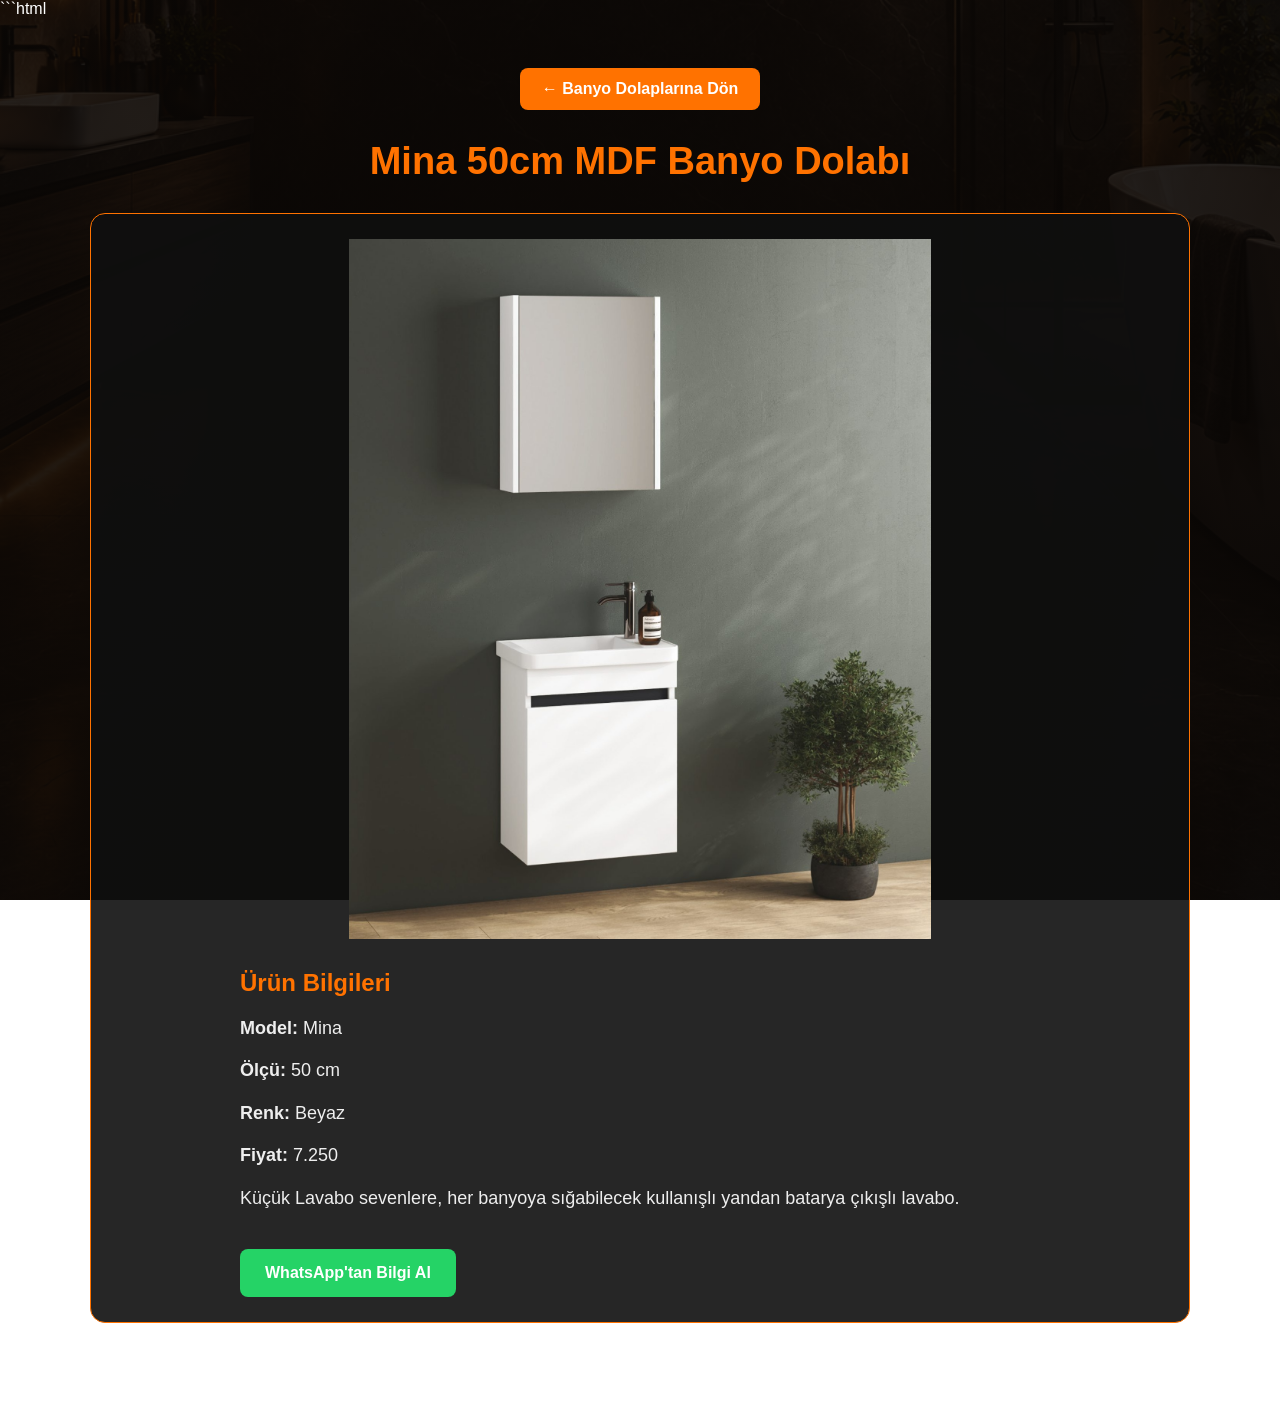
<file: banyo-dolabi-2.html>
```html
<!DOCTYPE html>
<html lang="tr">

<head>

    <meta charset="UTF-8">

    <meta name="viewport" content="width=device-width, initial-scale=1.0">

    <title>Bodrum 80 cm | İçin Yapı & Dekorasyon</title>

    <style>

        * {
            margin: 0;
            padding: 0;
            box-sizing: border-box;
        }

        body {

            min-height: 100vh;

            font-family: Arial, sans-serif;

            background:
                linear-gradient(
                    rgba(10, 7, 5, 0.88),
                    rgba(10, 7, 5, 0.92)
                ),
                url("./images/banyo-arkaplan.png");

            background-size: cover;

            background-position: center;

            background-attachment: fixed;

            color: white;

        }


        .sayfa {

            width: 90%;

            max-width: 1100px;

            margin: 0 auto;

            padding: 50px 0 80px;

            text-align: center;

        }


        .geri {

            display: inline-block;

            margin-bottom: 30px;

            padding: 12px 22px;

            background: #ff7200;

            color: white;

            text-decoration: none;

            border-radius: 8px;

            font-weight: bold;

        }


        .geri:hover {

            background: #e65f00;

        }


        h1 {

            font-size: 38px;

            color: #ff7200;

            margin-bottom: 30px;

        }


        .urun-kutu {

            background: rgba(15, 15, 15, 0.90);

            border: 1px solid #ff7200;

            border-radius: 15px;

            padding: 25px;

        }


        .urun-kutu img {

            width: 100%;

            max-width: 800px;

            max-height: 700px;

            object-fit: contain;

            border-radius: 10px;

            margin-bottom: 30px;

        }


        .bilgi {

            max-width: 800px;

            margin: 0 auto;

            text-align: left;

        }


        .bilgi h2 {

            color: #ff7200;

            margin-bottom: 15px;

        }


        .bilgi p {

            color: #eeeeee;

            font-size: 18px;

            line-height: 1.8;

            margin-bottom: 10px;

        }


        .whatsapp {

            display: inline-block;

            margin-top: 25px;

            padding: 15px 25px;

            background: #25D366;

            color: white;

            text-decoration: none;

            border-radius: 8px;

            font-weight: bold;

        }


        @media (max-width: 700px) {

            h1 {

                font-size: 28px;

            }

        }

    </style>

</head>


<body>


    <main class="sayfa">


        <a class="geri" href="banyo-dolaplari.html">

            ← Banyo Dolaplarına Dön

        </a>


        <h1>
            Mina 50cm MDF Banyo Dolabı
        </h1>


        <div class="urun-kutu">


            <img
                src="images/mina50.jpg"
                alt="Mina 50 cm MDF Banyo Dolabı Beyaz
"
            >


            <div class="bilgi">

                <h2>
                    Ürün Bilgileri
                </h2>

                <p>
                    <strong>Model:</strong>
                    Mina
                </p>

                <p>
                    <strong>Ölçü:</strong>
                    50 cm
                </p>

                <p>
                    <strong>Renk:</strong>
                    Beyaz
                </p>

                <p>
                    <strong>Fiyat:</strong>
                    7.250
                </p>

                <p>
                    Küçük Lavabo sevenlere, her banyoya sığabilecek kullanışlı
                    yandan batarya çıkışlı lavabo.
                </p>


                <a
                    class="whatsapp"
                    href="https://wa.me/"
                    target="_blank"
                >
                    WhatsApp'tan Bilgi Al
                </a>

            </div>


        </div>


    </main>


</body>

</html>
```
</file>
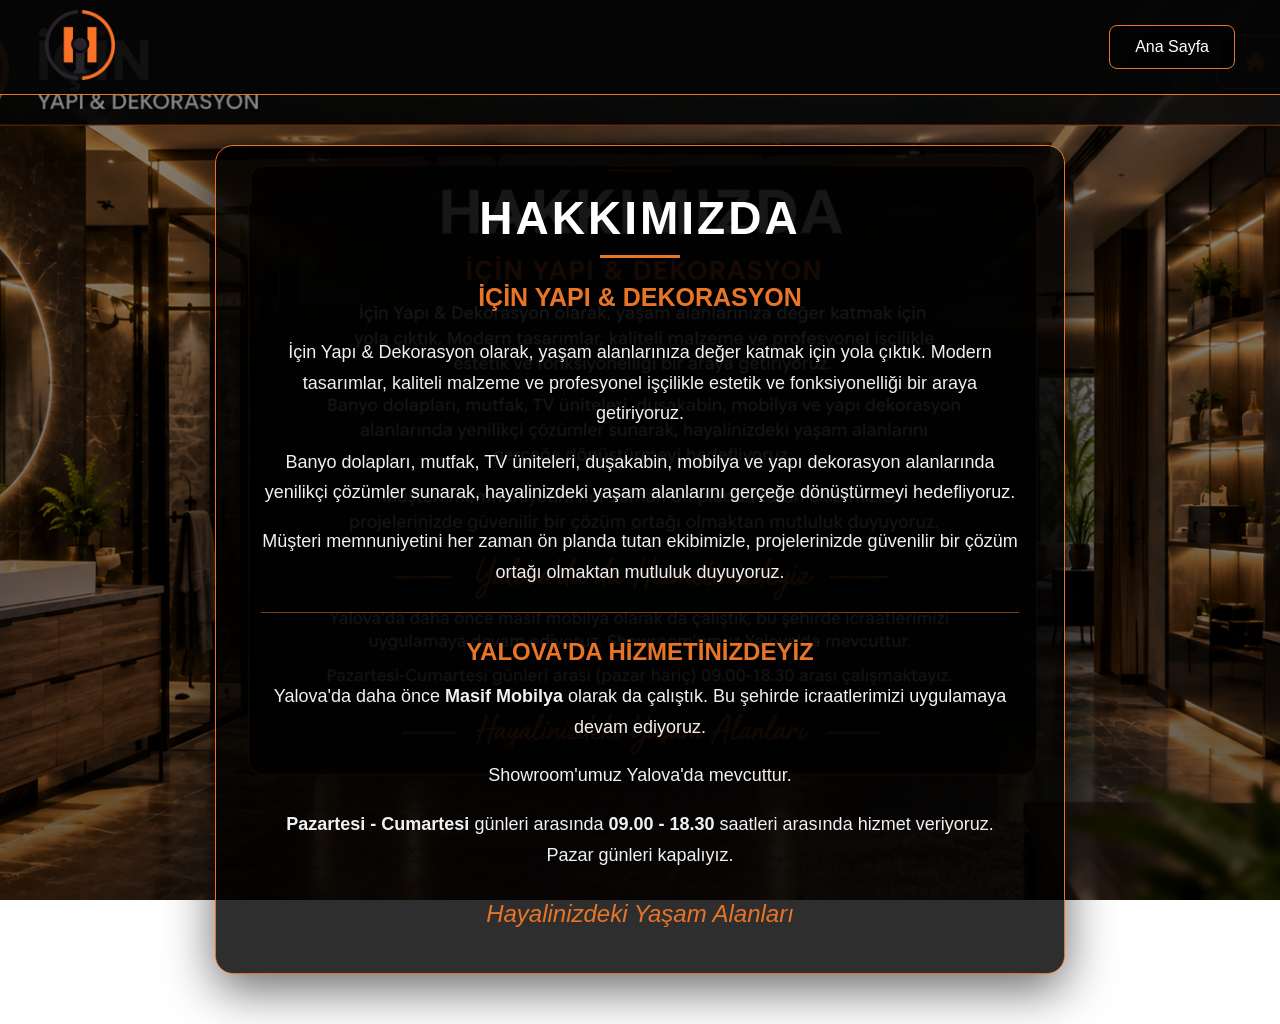
<file: hakkimizda.html>
<!DOCTYPE html>
<html lang="tr">

<head>

    <meta charset="UTF-8">

    <meta name="viewport" content="width=device-width, initial-scale=1.0">

    <title>Hakkımızda | İçin Yapı & Dekorasyon</title>


    <style>

        * {
            margin: 0;
            padding: 0;
            box-sizing: border-box;
        }


        html,
        body {
            width: 100%;
            min-height: 100%;
        }


        body {

            font-family: Arial, sans-serif;

            color: white;

            background-image:
                linear-gradient(
                    rgba(0, 0, 0, 0.45),
                    rgba(0, 0, 0, 0.60)
                ),
                url("images/hakkimizda.png");

            background-size: cover;

            background-position: center;

            background-repeat: no-repeat;

            background-attachment: fixed;

            min-height: 100vh;

        }


        /* ÜST BAR */

        .header {

            width: 100%;

            height: 95px;

            padding: 10px 45px;

            display: flex;

            align-items: center;

            justify-content: space-between;

            background: rgba(5, 5, 5, 0.90);

            border-bottom: 1px solid #e87527;

        }


        /* LOGO */

        .logo {

            height: 70px;

            width: auto;

            object-fit: contain;

        }


        /* ANA SAYFA BUTONU */

        .home {

            padding: 12px 25px;

            color: white;

            text-decoration: none;

            border: 1px solid #e87527;

            border-radius: 8px;

            background: rgba(0, 0, 0, 0.5);

            transition: 0.3s;

        }


        .home:hover {

            background: #e87527;

        }


        /* ORTA ALAN */

        .container {

            min-height: calc(100vh - 95px);

            display: flex;

            align-items: center;

            justify-content: center;

            padding: 50px 20px;

        }


        /* YAZI KUTUSU */

        .content {

            width: 90%;

            max-width: 850px;

            padding: 45px;

            text-align: center;

            background: rgba(0, 0, 0, 0.82);

            border: 1px solid #e87527;

            border-radius: 18px;

            box-shadow:
                0 15px 50px rgba(0, 0, 0, 0.60);

        }


        .content h1 {

            font-size: 46px;

            letter-spacing: 3px;

            margin-bottom: 10px;

        }


        .line {

            width: 80px;

            height: 3px;

            background: #e87527;

            margin: 0 auto 25px auto;

        }


        .content h2 {

            color: #e87527;

            font-size: 25px;

            margin-bottom: 25px;

        }


        .content p {

            font-size: 18px;

            line-height: 1.7;

            color: #f1f1f1;

            margin-bottom: 18px;

        }


        .location {

            margin-top: 25px;

            padding-top: 25px;

            border-top: 1px solid rgba(232, 117, 39, 0.5);

        }


        .location h3 {

            color: #e87527;

            font-size: 24px;

            margin-bottom: 15px;

        }


        .closing {

            margin-top: 30px;

            color: #e87527;

            font-size: 24px;

            font-style: italic;

        }


        /* TELEFON */

        @media (max-width: 600px) {

            .header {

                height: 75px;

                padding: 8px 15px;

            }


            .logo {

                height: 52px;

            }


            .home {

                padding: 8px 14px;

                font-size: 13px;

            }


            .container {

                padding: 30px 12px;

            }


            .content {

                width: 96%;

                padding: 25px 18px;

            }


            .content h1 {

                font-size: 32px;

            }


            .content h2 {

                font-size: 20px;

            }


            .content p {

                font-size: 16px;

                line-height: 1.6;

            }


            .location h3 {

                font-size: 20px;

            }


            .closing {

                font-size: 20px;

            }

        }

    </style>

</head>


<body>


    <!-- ÜST BAR -->

    <header class="header">

        <a href="index.html">

            <img
                src="images/inin.png"
                alt="İçin Yapı & Dekorasyon"
                class="logo"
            >

        </a>


        <a href="index.html" class="home">

            Ana Sayfa

        </a>

    </header>



    <!-- ORTA İÇERİK -->

    <main class="container">

        <section class="content">


            <h1>HAKKIMIZDA</h1>

            <div class="line"></div>


            <h2>İÇİN YAPI & DEKORASYON</h2>


            <p>
                İçin Yapı & Dekorasyon olarak, yaşam alanlarınıza
                değer katmak için yola çıktık. Modern tasarımlar,
                kaliteli malzeme ve profesyonel işçilikle estetik
                ve fonksiyonelliği bir araya getiriyoruz.
            </p>


            <p>
                Banyo dolapları, mutfak, TV üniteleri, duşakabin,
                mobilya ve yapı dekorasyon alanlarında yenilikçi
                çözümler sunarak, hayalinizdeki yaşam alanlarını
                gerçeğe dönüştürmeyi hedefliyoruz.
            </p>


            <p>
                Müşteri memnuniyetini her zaman ön planda tutan
                ekibimizle, projelerinizde güvenilir bir çözüm
                ortağı olmaktan mutluluk duyuyoruz.
            </p>


            <div class="location">

                <h3>YALOVA'DA HİZMETİNİZDEYİZ</h3>


                <p>
                    Yalova'da daha önce <strong>Masif Mobilya</strong>
                    olarak da çalıştık. Bu şehirde icraatlerimizi
                    uygulamaya devam ediyoruz.
                </p>


                <p>
                    Showroom'umuz Yalova'da mevcuttur.
                </p>


                <p>
                    <strong>
                        Pazartesi - Cumartesi
                    </strong>
                    günleri arasında
                    <strong>
                        09.00 - 18.30
                    </strong>
                    saatleri arasında hizmet veriyoruz.
                    Pazar günleri kapalıyız.
                </p>

            </div>


            <div class="closing">

                Hayalinizdeki Yaşam Alanları

            </div>


        </section>

    </main>


</body>

</html>
</file>
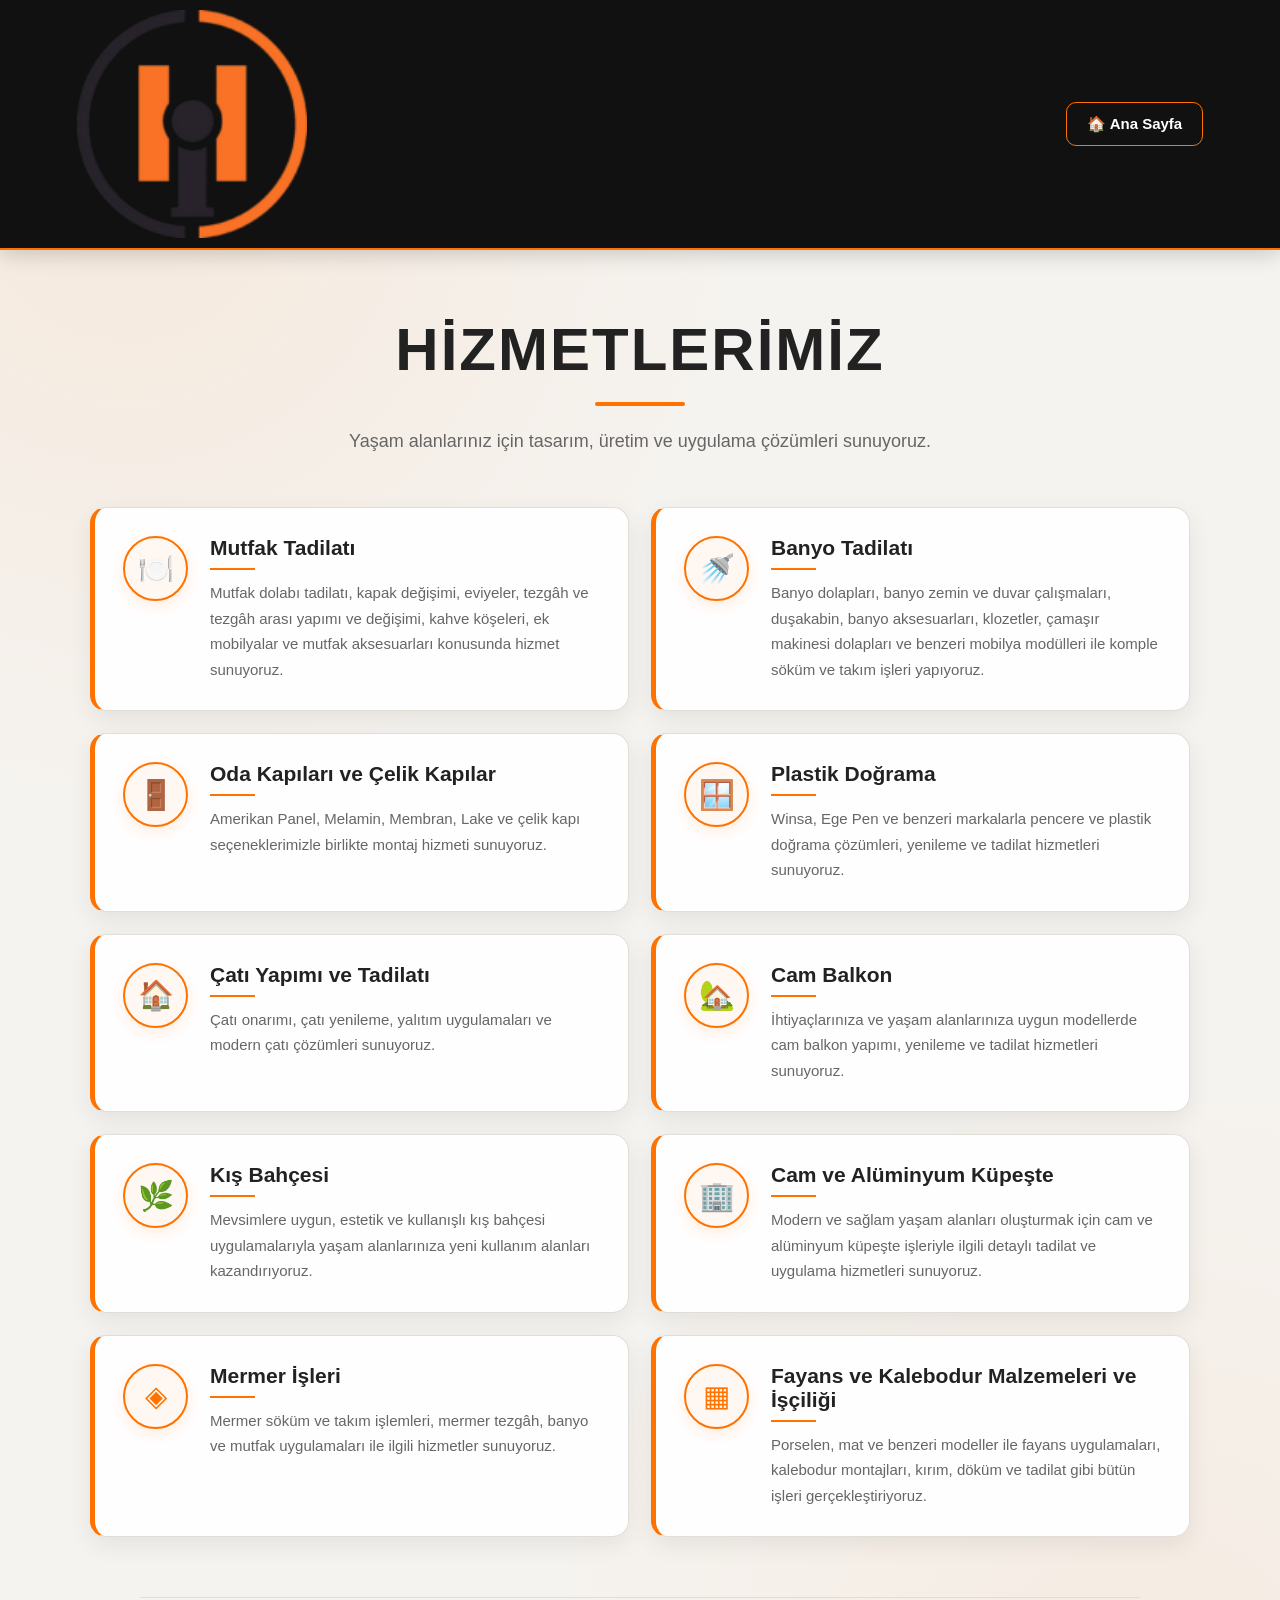
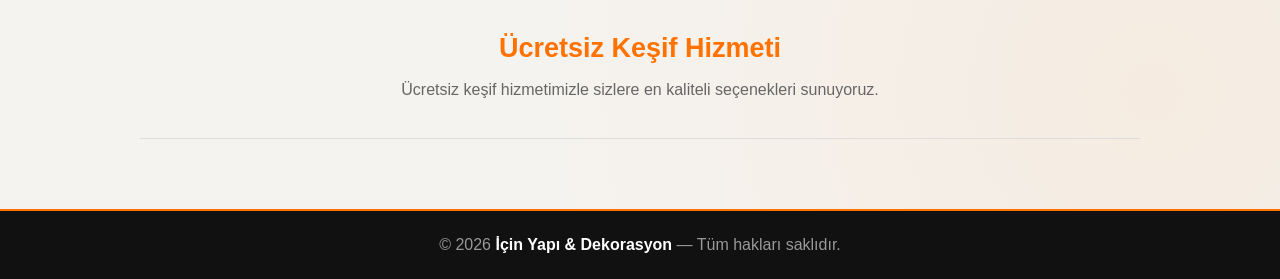
<file: hizmetlerimiz.html>
<!DOCTYPE html>
<html lang="tr">
<head>
    <meta charset="UTF-8">
    <meta name="viewport" content="width=device-width, initial-scale=1.0">

    <title>Hizmetlerimiz | İçin Yapı & Dekorasyon</title>

    <style>

        /* ================================
           GENEL AYARLAR
        ================================= */

        * {
            margin: 0;
            padding: 0;
            box-sizing: border-box;
        }

        html {
            scroll-behavior: smooth;
        }

        body {
            font-family: Arial, Helvetica, sans-serif;
            background:
                radial-gradient(
                    circle at 10% 10%,
                    rgba(255, 115, 0, 0.08),
                    transparent 30%
                ),
                radial-gradient(
                    circle at 90% 90%,
                    rgba(255, 115, 0, 0.06),
                    transparent 30%
                ),
                #f5f3ef;

            color: #222;
            min-height: 100vh;
        }


        /* ================================
           ÜST MENÜ
        ================================= */

        .ust-menu {
            width: 100%;
            min-height: 90px;

            display: flex;
            align-items: center;
            justify-content: space-between;

            padding: 10px 6%;

            background: #111;

            border-bottom: 2px solid #ff7200;

            box-shadow: 0 4px 20px rgba(0,0,0,0.18);

            position: sticky;
            top: 0;

            z-index: 1000;
        }


        /* LOGO */

        .logo {
            display: flex;
            align-items: center;
        }

        .logo img {
            width: 230px;
            max-width: 100%;
            height: auto;
            display: block;
        }


        /* ANA SAYFA */

        .ana-sayfa {
            display: inline-flex;
            align-items: center;
            gap: 8px;

            padding: 12px 20px;

            border: 1px solid #ff7200;
            border-radius: 10px;

            color: white;

            text-decoration: none;

            font-size: 15px;
            font-weight: bold;

            transition: 0.3s;
        }

        .ana-sayfa:hover {
            background: #ff7200;
            color: white;
            transform: translateY(-2px);
        }


        /* ================================
           BAŞLIK
        ================================= */

        .baslik {
            text-align: center;

            max-width: 900px;

            margin: auto;

            padding: 65px 20px 35px;
        }

        .baslik h1 {
            font-size: clamp(38px, 5vw, 60px);

            font-weight: 800;

            letter-spacing: 2px;

            color: #222;

            margin-bottom: 18px;
        }

        .cizgi {
            width: 90px;
            height: 4px;

            background: #ff7200;

            border-radius: 10px;

            margin: 0 auto 20px;
        }

        .baslik p {
            font-size: 18px;

            color: #666;

            line-height: 1.7;
        }


        /* ================================
           HİZMETLER ALANI
        ================================= */

        .hizmetler {
            width: 90%;
            max-width: 1100px;

            margin: 15px auto 60px;

            display: grid;

            grid-template-columns: repeat(2, 1fr);

            gap: 22px;
        }


        /* ================================
           HİZMET KARTI
        ================================= */

        .hizmet {
            position: relative;

            background: rgba(255,255,255,0.96);

            border: 1px solid #e1ddd7;

            border-left: 5px solid #ff7200;

            border-radius: 16px;

            padding: 28px;

            display: flex;

            align-items: flex-start;

            gap: 22px;

            box-shadow:
                0 8px 25px rgba(0,0,0,0.07);

            transition: all 0.3s ease;
        }


        .hizmet:hover {
            transform: translateY(-6px);

            border-color: #ff7200;

            box-shadow:
                0 15px 35px rgba(0,0,0,0.13);
        }


        /* ================================
           HİZMET İKONU
        ================================= */

        .ikon {
            width: 65px;
            min-width: 65px;
            height: 65px;

            display: flex;

            align-items: center;
            justify-content: center;

            border-radius: 50%;

            border: 2px solid #ff7200;

            background: #fff8f2;

            color: #ff7200;

            font-size: 29px;

            box-shadow:
                0 5px 15px rgba(255,114,0,0.12);
        }


        /* ================================
           HİZMET YAZILARI
        ================================= */

        .hizmet h2 {
            font-size: 21px;

            color: #222;

            margin-bottom: 10px;
        }

        .hizmet h2::after {
            content: "";

            display: block;

            width: 45px;
            height: 2px;

            background: #ff7200;

            margin-top: 8px;
        }

        .hizmet p {
            color: #666;

            font-size: 15px;

            line-height: 1.7;
        }


        /* ================================
           ALT SLOGAN
        ================================= */

        .slogan {
            width: 90%;
            max-width: 1000px;

            margin: 10px auto 70px;

            text-align: center;

            padding: 35px 20px;

            border-top: 1px solid #ddd;

            border-bottom: 1px solid #ddd;
        }

        .slogan h3 {
            color: #ff7200;

            font-size: 27px;

            margin-bottom: 12px;
        }

        .slogan p {
            color: #666;

            font-size: 16px;

            line-height: 1.7;
        }


        /* ================================
           FOOTER
        ================================= */

        footer {
            background: #111;

            color: #999;

            text-align: center;

            padding: 25px 20px;

            border-top: 2px solid #ff7200;
        }

        footer strong {
            color: white;
        }


        /* ================================
           TABLET
        ================================= */

        @media (max-width: 850px) {

            .hizmetler {
                grid-template-columns: 1fr;
            }

            .logo img {
                width: 190px;
            }

            .ust-menu {
                padding-left: 4%;
                padding-right: 4%;
            }
        }


        /* ================================
           TELEFON
        ================================= */

        @media (max-width: 600px) {

            .ust-menu {
                min-height: 75px;

                padding: 10px 15px;
            }

            .logo img {
                width: 160px;
            }

            .ana-sayfa {
                padding: 9px 12px;

                font-size: 13px;
            }

            .baslik {
                padding: 45px 20px 30px;
            }

            .baslik h1 {
                font-size: 34px;

                letter-spacing: 1px;
            }

            .baslik p {
                font-size: 15px;
            }

            .hizmetler {
                width: 94%;

                gap: 16px;
            }

            .hizmet {
                padding: 22px 18px;

                gap: 15px;
            }

            .ikon {
                width: 55px;
                min-width: 55px;
                height: 55px;

                font-size: 24px;
            }

            .hizmet h2 {
                font-size: 18px;
            }

            .hizmet p {
                font-size: 14px;
            }
        }


        /* ================================
           ÇOK KÜÇÜK TELEFON
        ================================= */

        @media (max-width: 420px) {

            .ust-menu {
                flex-direction: column;

                gap: 12px;

                padding: 15px;
            }

            .logo img {
                width: 190px;
            }

            .ana-sayfa {
                width: 100%;

                justify-content: center;
            }

            .hizmet {
                flex-direction: column;

                align-items: flex-start;
            }
        }

    </style>
</head>


<body>


    <!-- =========================================
         ÜST MENÜ
    ========================================== -->

    <header class="ust-menu">

        <div class="logo">

            <img
                src="images/inin.png"
                alt="İçin Yapı & Dekorasyon"
            >

        </div>


        <a
            href="index.html"
            class="ana-sayfa"
        >

            🏠 Ana Sayfa

        </a>

    </header>



    <!-- =========================================
         BAŞLIK
    ========================================== -->

    <section class="baslik">

        <h1>HİZMETLERİMİZ</h1>

        <div class="cizgi"></div>

        <p>
            Yaşam alanlarınız için tasarım, üretim
            ve uygulama çözümleri sunuyoruz.
        </p>

    </section>



    <!-- =========================================
         HİZMETLER
    ========================================== -->

    <main class="hizmetler">


        <!-- MUTFAK -->

        <article class="hizmet">

            <div class="ikon">
                🍽️
            </div>

            <div>

                <h2>
                    Mutfak Tadilatı
                </h2>

                <p>
                    Mutfak dolabı tadilatı, kapak değişimi,
                    eviyeler, tezgâh ve tezgâh arası yapımı
                    ve değişimi, kahve köşeleri, ek mobilyalar
                    ve mutfak aksesuarları konusunda hizmet
                    sunuyoruz.
                </p>

            </div>

        </article>



        <!-- BANYO -->

        <article class="hizmet">

            <div class="ikon">
                🚿
            </div>

            <div>

                <h2>
                    Banyo Tadilatı
                </h2>

                <p>
                    Banyo dolapları, banyo zemin ve duvar
                    çalışmaları, duşakabin, banyo aksesuarları,
                    klozetler, çamaşır makinesi dolapları ve
                    benzeri mobilya modülleri ile komple
                    söküm ve takım işleri yapıyoruz.
                </p>

            </div>

        </article>



        <!-- KAPILAR -->

        <article class="hizmet">

            <div class="ikon">
                🚪
            </div>

            <div>

                <h2>
                    Oda Kapıları ve Çelik Kapılar
                </h2>

                <p>
                    Amerikan Panel, Melamin, Membran,
                    Lake ve çelik kapı seçeneklerimizle
                    birlikte montaj hizmeti sunuyoruz.
                </p>

            </div>

        </article>



        <!-- PLASTİK DOĞRAMA -->

        <article class="hizmet">

            <div class="ikon">
                🪟
            </div>

            <div>

                <h2>
                    Plastik Doğrama
                </h2>

                <p>
                    Winsa, Ege Pen ve benzeri markalarla
                    pencere ve plastik doğrama çözümleri,
                    yenileme ve tadilat hizmetleri sunuyoruz.
                </p>

            </div>

        </article>



        <!-- ÇATI -->

        <article class="hizmet">

            <div class="ikon">
                🏠
            </div>

            <div>

                <h2>
                    Çatı Yapımı ve Tadilatı
                </h2>

                <p>
                    Çatı onarımı, çatı yenileme, yalıtım
                    uygulamaları ve modern çatı çözümleri
                    sunuyoruz.
                </p>

            </div>

        </article>



        <!-- CAM BALKON -->

        <article class="hizmet">

            <div class="ikon">
                🏡
            </div>

            <div>

                <h2>
                    Cam Balkon
                </h2>

                <p>
                    İhtiyaçlarınıza ve yaşam alanlarınıza
                    uygun modellerde cam balkon yapımı,
                    yenileme ve tadilat hizmetleri sunuyoruz.
                </p>

            </div>

        </article>



        <!-- KIŞ BAHÇESİ -->

        <article class="hizmet">

            <div class="ikon">
                🌿
            </div>

            <div>

                <h2>
                    Kış Bahçesi
                </h2>

                <p>
                    Mevsimlere uygun, estetik ve kullanışlı
                    kış bahçesi uygulamalarıyla yaşam
                    alanlarınıza yeni kullanım alanları
                    kazandırıyoruz.
                </p>

            </div>

        </article>



        <!-- KÜPEŞTE -->

        <article class="hizmet">

            <div class="ikon">
                🏢
            </div>

            <div>

                <h2>
                    Cam ve Alüminyum Küpeşte
                </h2>

                <p>
                    Modern ve sağlam yaşam alanları oluşturmak
                    için cam ve alüminyum küpeşte işleriyle
                    ilgili detaylı tadilat ve uygulama
                    hizmetleri sunuyoruz.
                </p>

            </div>

        </article>



        <!-- MERMER -->

        <article class="hizmet">

            <div class="ikon">
                ◈
            </div>

            <div>

                <h2>
                    Mermer İşleri
                </h2>

                <p>
                    Mermer söküm ve takım işlemleri,
                    mermer tezgâh, banyo ve mutfak
                    uygulamaları ile ilgili hizmetler
                    sunuyoruz.
                </p>

            </div>

        </article>



        <!-- FAYANS -->

        <article class="hizmet">

            <div class="ikon">
                ▦
            </div>

            <div>

                <h2>
                    Fayans ve Kalebodur Malzemeleri ve İşçiliği
                </h2>

                <p>
                    Porselen, mat ve benzeri modeller ile
                    fayans uygulamaları, kalebodur montajları,
                    kırım, döküm ve tadilat gibi bütün işleri
                    gerçekleştiriyoruz.
                </p>

            </div>

        </article>


    </main>



    <!-- =========================================
         ALT SLOGAN
    ========================================== -->

    <section class="slogan">

        <h3>
            Ücretsiz Keşif Hizmeti
        </h3>

        <p>
            Ücretsiz keşif hizmetimizle sizlere
            en kaliteli seçenekleri sunuyoruz.
        </p>

    </section>



    <!-- =========================================
         FOOTER
    ========================================== -->

    <footer>

        <p>
            © 2026
            <strong>İçin Yapı & Dekorasyon</strong>
            — Tüm hakları saklıdır.
        </p>

    </footer>


</body>
</html>
</file>
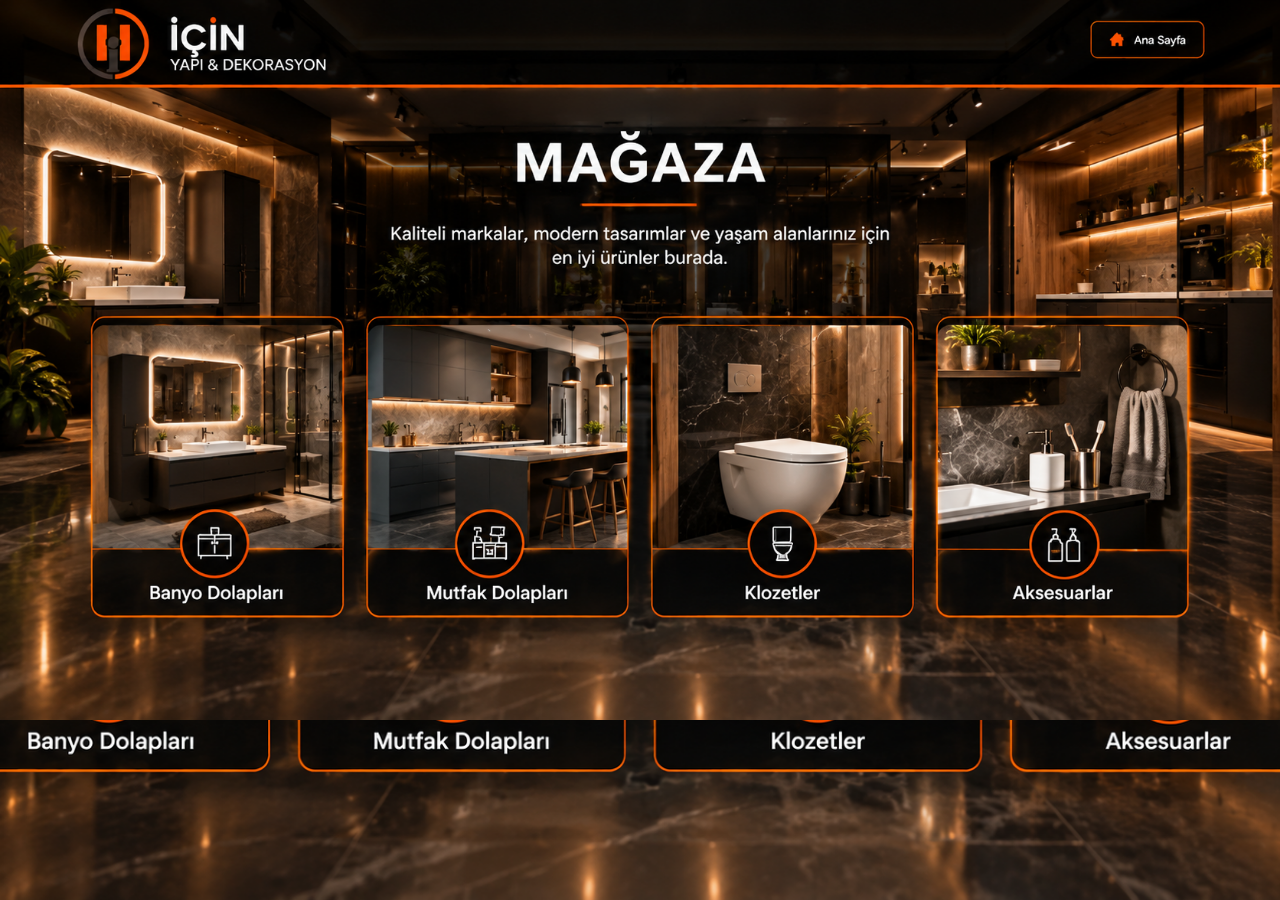
<file: magaza.html>
<!DOCTYPE html>
<html lang="tr">

<head>

    <meta charset="UTF-8">

    <meta name="viewport" content="width=device-width, initial-scale=1.0">

    <title>Mağaza | İçin Yapı & Dekorasyon</title>

    <style>

        * {
            margin: 0;
            padding: 0;
            box-sizing: border-box;
        }

        html,
        body {
            width: 100%;
            min-height: 100%;
            margin: 0;
            padding: 0;
        }

        body {

            background-color: #120b06;

            background-image: url("./images/magaza.png");

            background-size: cover;

            background-position: center top;

            background-attachment: fixed;

            background-repeat: no-repeat;

        }


        /* MAĞAZA GÖRSELİ */

        .magaza {

            position: relative;

            width: 100%;

        }

        .magaza img {

            width: 100%;

            height: auto;

            display: block;

        }


        /* TIKLANABİLİR BUTONLAR */

        .magaza-buton {

            position: absolute;

            display: block;

            cursor: pointer;

            text-decoration: none;

            border: 2px solid transparent;

            border-radius: 20px;

            transition: 0.3s;

        }


        /* ÜZERİNE GELİNCE TURUNCU ÇERÇEVE */

        .magaza-buton:hover {

            border: 2px solid #ff7200;

            background: rgba(255, 114, 0, 0.10);

            box-shadow: 0 0 25px rgba(255, 114, 0, 0.45);

        }


        /* 
        BANYO DOLAPLARI
        */

        .banyo {

            left: 7%;

            top: 44%;

            width: 20%;

            height: 40%;

        }


        /*
        MUTFAK DOLAPLARI
        */

        .mutfak {

            left: 29%;

            top: 44%;

            width: 21%;

            height: 40%;

        }


        /*
        KLOZETLER
        */

        .klozet {

            left: 52%;

            top: 44%;

            width: 21%;

            height: 40%;

        }


        /*
        AKSESUARLAR
        */

        .aksesuar {

            left: 74%;

            top: 44%;

            width: 20%;

            height: 40%;

        }

    </style>

</head>


<body>


    <div class="magaza">


        <!-- MAĞAZA GÖRSELİ -->

        <img
            src="./images/magaza.png"
            alt="İçin Yapı & Dekorasyon Mağaza"
        >


        <!-- BANYO DOLAPLARI -->

        <a
            href="banyo-dolaplari.html"
            class="magaza-buton banyo"
            title="Banyo Dolapları"
        ></a>


        <!-- MUTFAK DOLAPLARI -->

        <a
            href="mutfak-dolaplari.html"
            class="magaza-buton mutfak"
            title="Mutfak Dolapları"
        ></a>


        <!-- KLOZETLER -->

        <a
            href="klozetler.html"
            class="magaza-buton klozet"
            title="Klozetler"
        ></a>


        <!-- AKSESUARLAR -->

        <a
            href="aksesuarlar.html"
            class="magaza-buton aksesuar"
            title="Aksesuarlar"
        ></a>


    </div>


</body>

</html>
</file>
